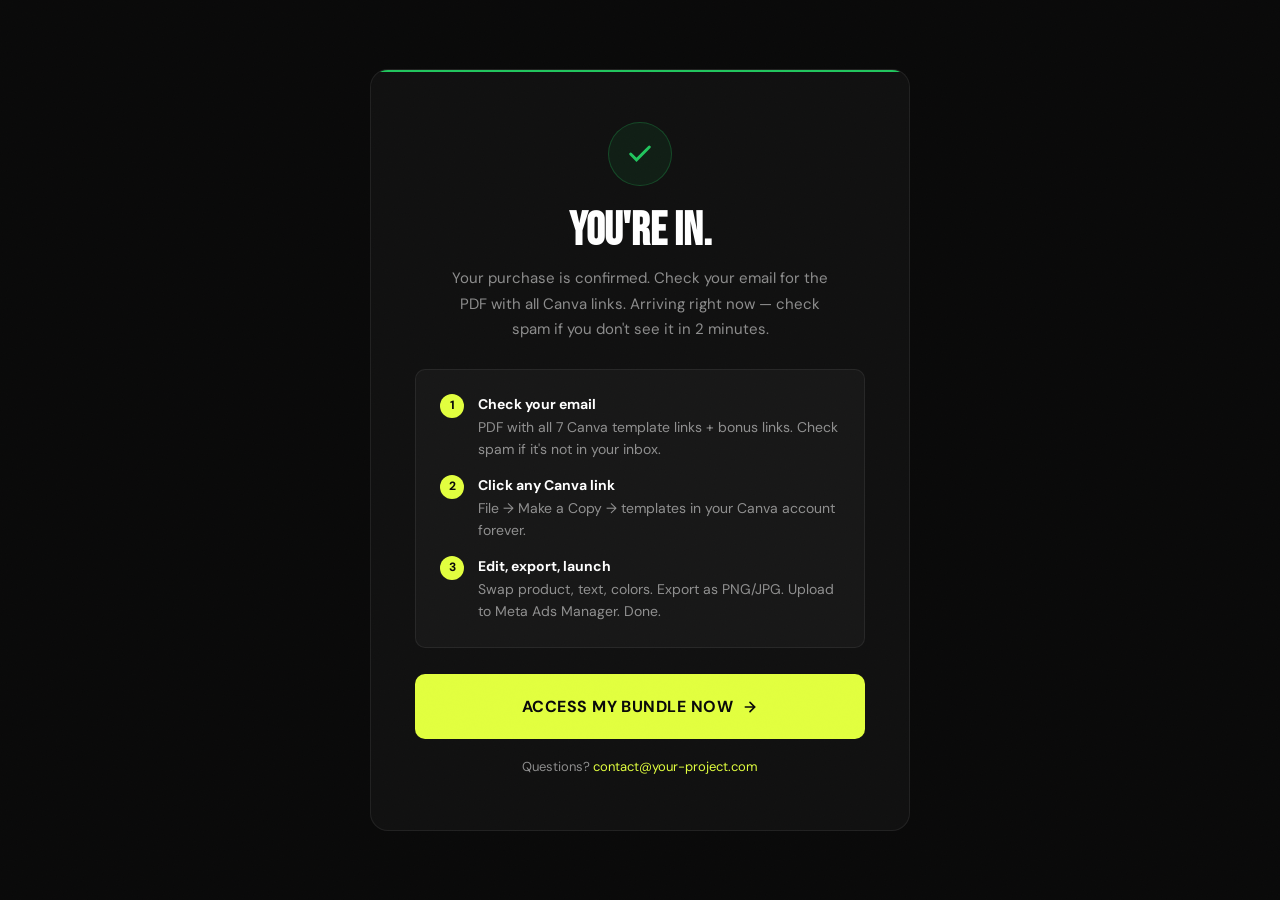
<file: thank-you.html>
<!DOCTYPE html>
<html lang="en">
<head>
<meta charset="UTF-8"/><meta name="viewport" content="width=device-width,initial-scale=1"/>
<meta name="robots" content="noindex"/>
<title>You're In &mdash; your-project</title>
<script>!function(f,b,e,v,n,t,s){if(f.fbq)return;n=f.fbq=function(){n.callMethod?n.callMethod.apply(n,arguments):n.queue.push(arguments)};if(!f._fbq)f._fbq=n;n.push=n;n.loaded=!0;n.version='2.0';n.queue=[];t=b.createElement(e);t.async=!0;t.src=v;s=b.getElementsByTagName(e)[0];s.parentNode.insertBefore(t,s)}(window,document,'script','https://connect.facebook.net/en_US/fbevents.js');fbq('init','YOUR_PIXEL_ID');fbq('track','PageView');fbq('track','Purchase',{value:47.00,currency:'USD'});</script>
<link rel="stylesheet" href="/assets/styles.css"/>
</head>
<body>
<div class="ty-wrap">
  <div class="ty-card">
    <div class="ty-check">
      <svg width="28" height="28" viewBox="0 0 24 24" fill="none" stroke="currentColor" stroke-width="2.5" stroke-linecap="round"><polyline points="20 6 9 17 4 12"/></svg>
    </div>
    <h1 class="d3" style="margin-bottom:10px">You're in.</h1>
    <p class="t2 muted" style="max-width:380px;margin:0 auto">Your purchase is confirmed. Check your email for the PDF with all Canva links. Arriving right now &mdash; check spam if you don't see it in 2 minutes.</p>
    <div class="ty-steps">
      <div class="ty-step">
        <div class="ty-step-n">1</div>
        <div class="ty-step-t"><strong>Check your email</strong>PDF with all 7 Canva template links + bonus links. Check spam if it's not in your inbox.</div>
      </div>
      <div class="ty-step">
        <div class="ty-step-n">2</div>
        <div class="ty-step-t"><strong>Click any Canva link</strong>File &rarr; Make a Copy &rarr; templates in your Canva account forever.</div>
      </div>
      <div class="ty-step">
        <div class="ty-step-n">3</div>
        <div class="ty-step-t"><strong>Edit, export, launch</strong>Swap product, text, colors. Export as PNG/JPG. Upload to Meta Ads Manager. Done.</div>
      </div>
    </div>
    <a href="/access.html" class="btn btn-pri btn-xl" style="width:100%;justify-content:center">
      Access My Bundle Now
      <svg width="16" height="16" viewBox="0 0 24 24" fill="none" stroke="currentColor" stroke-width="2.5" stroke-linecap="round"><path d="M5 12h14M12 5l7 7-7 7"/></svg>
    </a>
    <p class="t3 muted" style="margin-top:18px">Questions? <a href="mailto:contact@your-project.com" style="color:var(--accent)">contact@your-project.com</a></p>
  </div>
</div>
<script src="/assets/script.js"></script>
</body>
</html>
</file>
<file: assets/styles.css>
@import url('https://fonts.googleapis.com/css2?family=Bebas+Neue&family=DM+Sans:wght@300;400;500;600;700&display=swap');

/* ── TOKENS ──────────────────────────────────────────────── */
:root {
  --bg:        #0a0a0a;
  --bg-2:      #111;
  --bg-3:      #181818;
  --bg-4:      #222;
  --line:      rgba(255,255,255,0.07);
  --line-md:   rgba(255,255,255,0.13);
  --line-hi:   rgba(255,255,255,0.22);
  --text:      #ffffff;
  --text-2:    rgba(255,255,255,0.52);
  --text-3:    rgba(255,255,255,0.22);
  --text-4:    rgba(255,255,255,0.08);
  --accent:    #e2ff3f;
  --green:     #22c55e;
  --red:       #ef4444;
  --fd: 'Bebas Neue', sans-serif;
  --fb: 'DM Sans', sans-serif;
  --mw: 1060px;
  --r: 10px;
  --r2: 6px;
  --r3: 16px;
}

*, *::before, *::after { box-sizing: border-box; margin: 0; padding: 0; }
html { scroll-behavior: smooth; -webkit-text-size-adjust: 100%; }
body {
  background: var(--bg);
  color: var(--text);
  font-family: var(--fb);
  font-size: 16px;
  line-height: 1.6;
  -webkit-font-smoothing: antialiased;
  overflow-x: hidden;
}
img { display: block; max-width: 100%; }
a { color: inherit; text-decoration: none; }
button { font: inherit; cursor: pointer; border: none; background: none; }

.wrap {
  max-width: var(--mw);
  margin: 0 auto;
  padding: 0 24px;
}

/* ── GRAIN ───────────────────────────────────────────────── */
body::after {
  content: '';
  position: fixed;
  inset: 0;
  pointer-events: none;
  z-index: 9999;
  opacity: .25;
  background-image: url("data:image/svg+xml,%3Csvg xmlns='http://www.w3.org/2000/svg' width='256' height='256'%3E%3Cfilter id='n'%3E%3CfeTurbulence type='fractalNoise' baseFrequency='.8' numOctaves='4' stitchTiles='stitch'/%3E%3C/filter%3E%3Crect width='256' height='256' filter='url(%23n)' opacity='.04'/%3E%3C/svg%3E");
}

/* ── TYPE ────────────────────────────────────────────────── */
.d1 { font-family: var(--fd); font-size: clamp(54px,9vw,96px); line-height: 1.0; letter-spacing: .01em; }
.d2 { font-family: var(--fd); font-size: clamp(38px,6vw,68px); line-height: 1.02; letter-spacing: .01em; }
.d3 { font-family: var(--fd); font-size: clamp(28px,4vw,46px); line-height: 1.05; }
.t1 { font-size: clamp(17px,2vw,20px); line-height: 1.65; }
.t2 { font-size: 15px; line-height: 1.7; }
.t3 { font-size: 13px; line-height: 1.6; }
.t4 { font-size: 11px; line-height: 1.5; }
.muted  { color: var(--text-2); }
.accent { color: var(--accent); }
.up { text-transform: uppercase; letter-spacing: .08em; }

/* ── SECTION LABEL ───────────────────────────────────────── */
.slabel {
  display: inline-flex;
  align-items: center;
  gap: 8px;
  font-size: 11px;
  font-weight: 700;
  text-transform: uppercase;
  letter-spacing: .12em;
  color: var(--text-3);
  margin-bottom: 18px;
}
.slabel::before { content: ''; width: 18px; height: 1px; background: var(--text-3); }

/* ── BUTTONS ─────────────────────────────────────────────── */
.btn {
  display: inline-flex;
  align-items: center;
  justify-content: center;
  gap: 9px;
  font-family: var(--fb);
  font-weight: 700;
  border-radius: var(--r);
  transition: all .18s ease;
  cursor: pointer;
  white-space: nowrap;
}
.btn-pri {
  background: var(--accent);
  color: var(--bg);
  font-size: 15px;
  padding: 17px 34px;
  text-transform: uppercase;
  letter-spacing: .03em;
}
.btn-pri:hover { background: #fff; transform: translateY(-2px); box-shadow: 0 10px 28px rgba(226,255,63,.22); }
.btn-pri:active { transform: translateY(0); }
.btn-out {
  background: transparent;
  color: var(--text-2);
  border: 1px solid var(--line-md);
  font-size: 14px;
  padding: 13px 24px;
}
.btn-out:hover { border-color: var(--line-hi); color: var(--text); }
.btn-gh {
  background: var(--bg-3);
  border: 1px solid var(--line);
  color: var(--text-2);
  font-size: 13px;
  padding: 10px 18px;
}
.btn-gh:hover { background: var(--bg-4); color: var(--text); }
.btn svg { flex-shrink: 0; }
.btn-xl { font-size: 16px; padding: 20px 40px; }
.btn-lg { font-size: 15px; padding: 15px 30px; }
.btn-sm { font-size: 12px; padding: 9px 16px; }

/* ── ANNOUNCEMENT ────────────────────────────────────────── */
.ann {
  background: var(--text);
  color: var(--bg);
  text-align: center;
  padding: 10px 20px;
  font-size: 12px;
  font-weight: 700;
  text-transform: uppercase;
  letter-spacing: .06em;
}

/* ── NAV ─────────────────────────────────────────────────── */
.nav {
  position: sticky;
  top: 0;
  z-index: 100;
  background: rgba(10,10,10,.9);
  backdrop-filter: blur(20px);
  -webkit-backdrop-filter: blur(20px);
  border-bottom: 1px solid var(--line);
  padding: 15px 0;
}
.nav-inner {
  max-width: var(--mw);
  margin: 0 auto;
  padding: 0 24px;
  display: flex;
  align-items: center;
  justify-content: space-between;
}
.logo {
  display: flex;
  align-items: center;
  height: 30px;
}
.logo img { height: 30px; width: auto; }
.logo-txt {
  font-family: var(--fd);
  font-size: 24px;
  letter-spacing: .06em;
  color: var(--text);
}

/* ── IMAGE SLOT SYSTEM ───────────────────────────────────── */
/* Every slot shows a styled placeholder when no image exists */
.img-slot {
  position: relative;
  overflow: hidden;
  background: var(--bg-3);
  border: 1px dashed rgba(255,255,255,.1);
  border-radius: var(--r);
}
.img-slot img { width: 100%; height: 100%; object-fit: cover; display: block; }
.img-slot .ph {
  display: none;
  position: absolute;
  inset: 0;
  flex-direction: column;
  align-items: center;
  justify-content: center;
  gap: 8px;
  text-align: center;
  padding: 16px;
}
.img-slot .ph svg { opacity: .3; }
.img-slot .ph span { font-size: 11px; font-weight: 600; text-transform: uppercase; letter-spacing: .08em; color: var(--text-3); }
/* Show placeholder when image fails or .no-img class is added */
.img-slot.no-img .ph { display: flex; }
.img-slot.no-img img { opacity: 0; }

/* ── HERO ────────────────────────────────────────────────── */
.hero {
  display: grid;
  grid-template-columns: 1fr 1fr;
  gap: 60px;
  align-items: center;
  max-width: var(--mw);
  margin: 0 auto;
  padding: 72px 24px 80px;
}
.hero-eyebrow {
  display: inline-flex;
  align-items: center;
  gap: 8px;
  background: var(--bg-3);
  border: 1px solid var(--line-md);
  color: var(--text-2);
  font-size: 11px;
  font-weight: 700;
  text-transform: uppercase;
  letter-spacing: .1em;
  padding: 6px 14px;
  border-radius: 100px;
  margin-bottom: 24px;
}
.hero-dot { width: 6px; height: 6px; border-radius: 50%; background: var(--accent); animation: dot 2s ease-in-out infinite; }
@keyframes dot { 0%,100%{opacity:1} 50%{opacity:.2} }
.hero-title { margin-bottom: 22px; }
.hero-title .hl { color: var(--accent); }
.hero-sub { font-size: 17px; color: var(--text-2); line-height: 1.7; max-width: 450px; margin-bottom: 34px; }
.hero-ctas { display: flex; align-items: center; gap: 14px; flex-wrap: wrap; margin-bottom: 36px; }
.trust-row { display: flex; flex-wrap: wrap; gap: 18px; }
.trust-i { display: flex; align-items: center; gap: 7px; font-size: 12px; color: var(--text-3); font-weight: 500; }
.trust-i svg { flex-shrink: 0; }
.hero-img { width: 100%; aspect-ratio: 9/7; border-radius: var(--r3); overflow: hidden; border: 1px solid var(--line); }

/* ── MARQUEE ─────────────────────────────────────────────── */
.marquee-wrap {
  border-top: 1px solid var(--line);
  border-bottom: 1px solid var(--line);
  background: var(--bg-2);
  overflow: hidden;
  padding: 0;
}
.marquee-track {
  display: flex;
  width: max-content;
  animation: scroll 30s linear infinite;
}
.marquee-track:hover { animation-play-state: paused; }
@keyframes scroll { from{transform:translateX(0)} to{transform:translateX(-50%)} }
.mi {
  display: flex;
  align-items: center;
  gap: 9px;
  padding: 16px 36px;
  font-size: 11px;
  font-weight: 700;
  text-transform: uppercase;
  letter-spacing: .1em;
  color: var(--text-3);
  white-space: nowrap;
  border-right: 1px solid var(--line);
}
.mi svg { color: var(--text-4); }

/* ── STATS ───────────────────────────────────────────────── */
.stats-band {
  background: var(--bg-2);
  border-top: 1px solid var(--line);
  border-bottom: 1px solid var(--line);
  padding: 0;
}
.stats-g {
  display: grid;
  grid-template-columns: repeat(4,1fr);
}
.stat {
  padding: 32px 24px;
  text-align: center;
  border-right: 1px solid var(--line);
}
.stat:last-child { border-right: none; }
.stat-n {
  font-family: var(--fd);
  font-size: 52px;
  line-height: 1;
  color: var(--accent);
  letter-spacing: .02em;
  margin-bottom: 5px;
}
.stat-l {
  font-size: 11px;
  font-weight: 700;
  text-transform: uppercase;
  letter-spacing: .08em;
  color: var(--text-3);
}

/* ── SECTIONS ────────────────────────────────────────────── */
.sec { padding: 88px 0; }
.sec-alt { background: var(--bg-2); border-top: 1px solid var(--line); border-bottom: 1px solid var(--line); }

/* ── PROBLEM ─────────────────────────────────────────────── */
.prob-g {
  display: grid;
  grid-template-columns: 1fr 1fr;
  gap: 56px;
  align-items: start;
}
.pain-list { list-style: none; display: flex; flex-direction: column; gap: 10px; margin-top: 28px; }
.pain-i {
  display: flex;
  align-items: flex-start;
  gap: 12px;
  padding: 16px 18px;
  background: var(--bg-2);
  border: 1px solid var(--line);
  border-radius: var(--r);
  font-size: 14px;
  color: var(--text-2);
  line-height: 1.55;
  transition: border-color .2s;
}
.pain-i:hover { border-color: rgba(239,68,68,.2); }
.pain-x { color: var(--red); flex-shrink: 0; margin-top: 1px; }
.qb {
  background: var(--bg-2);
  border: 1px solid var(--line);
  border-left: 2px solid var(--text-3);
  border-radius: var(--r);
  padding: 32px 36px;
}
.qb-ttl { font-size: 11px; font-weight: 700; text-transform: uppercase; letter-spacing: .1em; color: var(--text-3); margin-bottom: 22px; }
.q-entry { padding: 18px 0; border-bottom: 1px solid var(--line); }
.q-entry:first-of-type { padding-top: 0; }
.q-entry:last-of-type { border-bottom: none; padding-bottom: 0; }
.q-text { font-size: 15px; color: var(--text-2); line-height: 1.65; font-style: italic; margin-bottom: 8px; }
.q-attr { font-size: 11px; font-weight: 700; color: var(--text-3); text-transform: uppercase; letter-spacing: .06em; }

/* ── BEFORE / AFTER ──────────────────────────────────────── */
.ba-wrap {
  position: relative;
  max-width: 900px;
  margin: 48px auto 0;
  aspect-ratio: 16/7;
  border-radius: var(--r3);
  overflow: hidden;
  cursor: col-resize;
  user-select: none;
  border: 1px solid var(--line);
}
.ba-layer { position: absolute; inset: 0; width: 100%; height: 100%; }
.ba-after { clip-path: inset(0 50% 0 0); }
.ba-layer img { width: 100%; height: 100%; object-fit: cover; pointer-events: none; display: block; }
.ba-fb {
  width: 100%; height: 100%;
  display: flex; flex-direction: column;
  justify-content: center;
  padding: 44px;
  gap: 14px;
}
.ba-before .ba-fb { background: var(--bg-3); }
.ba-after  .ba-fb { background: var(--bg-4); }
.ba-fb-title {
  font-family: var(--fd);
  font-size: 20px;
  letter-spacing: .04em;
  margin-bottom: 8px;
}
.ba-before .ba-fb-title { color: rgba(239,68,68,.7); }
.ba-after  .ba-fb-title { color: rgba(34,197,94,.9); }
.ba-item { display: flex; align-items: center; gap: 10px; font-size: 14px; font-weight: 500; }
.ba-item.bad  { color: rgba(239,68,68,.65); }
.ba-item.good { color: rgba(34,197,94,.9); }
.ba-divider { position: absolute; top: 0; bottom: 0; left: 50%; width: 2px; background: var(--text); transform: translateX(-50%); pointer-events: none; z-index: 10; }
.ba-handle {
  position: absolute; top: 50%; left: 50%;
  transform: translate(-50%,-50%);
  width: 44px; height: 44px;
  background: var(--text);
  border-radius: 50%;
  display: flex; align-items: center; justify-content: center;
  z-index: 11; pointer-events: none;
  box-shadow: 0 2px 20px rgba(0,0,0,.7);
}
.ba-handle svg { color: var(--bg); }
.ba-lbl {
  position: absolute; bottom: 18px;
  font-size: 11px; font-weight: 700;
  text-transform: uppercase; letter-spacing: .1em;
  padding: 5px 12px; border-radius: 100px;
  pointer-events: none; z-index: 12;
}
.ba-lbl-l { left: 18px; background: rgba(239,68,68,.9); color: #fff; }
.ba-lbl-r { right: 18px; background: rgba(34,197,94,.9); color: #000; }

/* ── TEMPLATE GRID ───────────────────────────────────────── */
.tgrid { display: grid; grid-template-columns: repeat(4,1fr); gap: 12px; margin-top: 48px; }
.tc {
  position: relative;
  aspect-ratio: 1;
  border-radius: var(--r);
  overflow: hidden;
  border: 1px solid var(--line);
  background: var(--bg-2);
  transition: all .28s ease;
  cursor: pointer;
}
.tc:hover { border-color: var(--line-hi); transform: translateY(-4px) scale(1.02); box-shadow: 0 20px 48px rgba(0,0,0,.7); z-index: 2; }
.tc-img { width: 100%; height: 100%; object-fit: cover; display: block; }
.tc-badge { font-size: 10px; font-weight: 700; text-transform: uppercase; letter-spacing: .1em; color: var(--accent); padding: 14px 14px 0; }
.tc-ph { flex: 1; display: flex; align-items: center; justify-content: center; }
.tc-ph svg { opacity: .08; }
.tc-hover {
  position: absolute; inset: 0;
  background: linear-gradient(to top, rgba(10,10,10,.95) 0%, transparent 55%);
  opacity: 0; transition: opacity .22s;
  display: flex; align-items: flex-end; padding: 14px;
}
.tc:hover .tc-hover { opacity: 1; }
.tc-name { font-size: 12px; font-weight: 700; color: var(--text); text-transform: uppercase; letter-spacing: .06em; }
.tc-fallback { display: flex; flex-direction: column; }
.chip-row { display: flex; flex-wrap: wrap; gap: 8px; margin-top: 32px; }
.chip {
  background: var(--bg-2);
  border: 1px solid var(--line);
  color: var(--text-2);
  font-size: 12px;
  font-weight: 600;
  padding: 6px 14px;
  border-radius: 100px;
  transition: all .15s;
}
.chip:hover { border-color: var(--line-hi); color: var(--text); }

/* ── OFFER CORE ──────────────────────────────────────────── */
.offer-core {
  background: var(--bg-2);
  border: 1px solid var(--line-md);
  border-radius: var(--r3);
  padding: 44px;
  margin-bottom: 20px;
  position: relative;
}
.offer-core::before { content: ''; position: absolute; top: 0; left: 0; right: 0; height: 2px; background: var(--text); border-radius: var(--r3) var(--r3) 0 0; }
.core-tag {
  display: inline-block;
  background: var(--text);
  color: var(--bg);
  font-size: 10px;
  font-weight: 800;
  text-transform: uppercase;
  letter-spacing: .1em;
  padding: 4px 11px;
  border-radius: 4px;
  margin-bottom: 18px;
}
.core-title { font-family: var(--fd); font-size: 34px; letter-spacing: .02em; margin-bottom: 8px; }
.core-sub { color: var(--text-2); font-size: 14px; margin-bottom: 28px; }
.feat-g { display: grid; grid-template-columns: 1fr 1fr; gap: 10px; }
.feat { display: flex; align-items: flex-start; gap: 10px; font-size: 14px; color: var(--text-2); line-height: 1.5; }
.feat svg { color: var(--text-3); flex-shrink: 0; margin-top: 2px; }
.bonus-g { display: grid; grid-template-columns: 1fr 1fr; gap: 16px; }
.bonus {
  background: var(--bg-2);
  border: 1px solid var(--line);
  border-radius: var(--r);
  padding: 28px;
  position: relative;
  overflow: hidden;
  transition: border-color .2s;
}
.bonus:hover { border-color: var(--line-md); }
.bonus-n { position: absolute; top: 14px; right: 18px; font-family: var(--fd); font-size: 48px; color: var(--text-4); line-height: 1; }
.bonus-tag { font-size: 11px; font-weight: 700; text-transform: uppercase; letter-spacing: .1em; color: var(--text-3); margin-bottom: 8px; }
.bonus-title { font-weight: 700; font-size: 16px; margin-bottom: 8px; line-height: 1.35; }
.bonus-desc { font-size: 14px; color: var(--text-2); line-height: 1.65; }
.bonus-val { display: inline-block; margin-top: 12px; font-size: 12px; font-weight: 600; color: var(--green); }

/* ── PROOF ───────────────────────────────────────────────── */
.proof-g { display: grid; grid-template-columns: repeat(3,1fr); gap: 16px; margin-top: 48px; }
.proof {
  background: var(--bg-2);
  border: 1px solid var(--line);
  border-radius: var(--r);
  padding: 26px;
  transition: border-color .2s;
}
.proof:hover { border-color: var(--line-md); }
.stars { display: flex; gap: 3px; margin-bottom: 14px; }
.stars svg { color: var(--accent); }
.proof-txt { font-size: 14px; color: var(--text-2); line-height: 1.7; font-style: italic; margin-bottom: 18px; }
.proof-auth { display: flex; align-items: center; gap: 10px; }
.proof-av {
  width: 36px; height: 36px; border-radius: 50%;
  background: var(--bg-4); border: 1px solid var(--line);
  display: flex; align-items: center; justify-content: center;
  font-weight: 700; font-size: 14px; color: var(--text-2); flex-shrink: 0;
}
.proof-nm { font-size: 13px; font-weight: 700; margin-bottom: 2px; }
.proof-role { font-size: 12px; color: var(--text-3); }

/* ── PRICING ─────────────────────────────────────────────── */
.price-box {
  max-width: 540px;
  margin: 0 auto;
  background: var(--bg-2);
  border: 1px solid var(--line-md);
  border-radius: var(--r3);
  padding: 48px;
  position: relative;
}
.price-box::before { content: ''; position: absolute; top: 0; left: 0; right: 0; height: 2px; background: var(--accent); border-radius: var(--r3) var(--r3) 0 0; }
.launch-tag { display: inline-block; background: var(--accent); color: var(--bg); font-size: 11px; font-weight: 800; text-transform: uppercase; letter-spacing: .1em; padding: 4px 13px; border-radius: 4px; margin-bottom: 22px; }
.p-was { font-size: 14px; color: var(--text-3); text-decoration: line-through; margin-bottom: 4px; }
.p-main { font-family: var(--fd); font-size: 88px; line-height: 1; color: var(--accent); letter-spacing: -.01em; margin-bottom: 4px; }
.p-main sup { font-size: 36px; vertical-align: super; }
.p-note { font-size: 14px; color: var(--text-2); margin-bottom: 32px; }
.p-brkdn { border-top: 1px solid var(--line); padding-top: 24px; margin-bottom: 28px; }
.p-row { display: flex; justify-content: space-between; align-items: center; padding: 9px 0; border-bottom: 1px solid rgba(255,255,255,.04); font-size: 14px; }
.p-row:last-child { border-bottom: none; }
.p-row-nm { color: var(--text-2); }
.p-row-was { color: var(--text-3); text-decoration: line-through; font-size: 13px; }
.p-total { display: flex; justify-content: space-between; align-items: center; padding: 16px 0 0; border-top: 1px solid var(--line-md); margin-top: 8px; }
.p-total-lbl { font-weight: 700; font-size: 15px; }
.p-total-val { font-family: var(--fd); font-size: 28px; color: var(--accent); letter-spacing: .02em; }
.p-guar { display: flex; align-items: center; justify-content: center; gap: 7px; margin-top: 16px; font-size: 12px; color: var(--text-3); }
.p-guar svg { color: var(--text-3); }

/* ── PAYMENT TABS ────────────────────────────────────────── */
.pay-wrap { max-width: 620px; margin: 0 auto; text-align: center; }
.pay-divider { display: flex; align-items: center; gap: 14px; margin: 30px 0; color: var(--text-3); font-size: 11px; font-weight: 700; text-transform: uppercase; letter-spacing: .1em; }
.pay-divider::before, .pay-divider::after { content: ''; flex: 1; height: 1px; background: var(--line); }
.pay-tabs { display: grid; grid-template-columns: repeat(3,1fr); gap: 10px; margin-bottom: 14px; }
.pay-tab {
  display: flex; flex-direction: column; align-items: center; gap: 7px;
  padding: 16px 10px;
  background: var(--bg-3); border: 1px solid var(--line); border-radius: var(--r);
  color: var(--text-2); font-size: 12px; font-weight: 600;
  text-transform: uppercase; letter-spacing: .05em;
  cursor: pointer; transition: all .15s;
}
.pay-tab:hover { border-color: var(--line-md); color: var(--text); }
.pay-tab.active { border-color: var(--accent); color: var(--accent); }
.pay-tab svg { width: 20px; height: 20px; }
.pay-panel {
  display: none; background: var(--bg-3); border: 1px solid var(--line);
  border-radius: var(--r); padding: 28px; text-align: left; margin-bottom: 14px;
}
.pay-panel.active { display: block; }
.pay-panel h4 { font-size: 15px; font-weight: 700; margin-bottom: 8px; }
.pay-panel p { font-size: 13px; color: var(--text-2); line-height: 1.6; margin-bottom: 16px; }
.upi-qr {
  width: 160px; height: 160px; margin: 0 auto 14px;
  background: #fff; border-radius: var(--r2);
  display: flex; align-items: center; justify-content: center; overflow: hidden;
}
.upi-qr img { width: 100%; height: 100%; object-fit: contain; }
.upi-id {
  text-align: center; font-family: monospace; font-size: 14px; font-weight: 700;
  background: var(--bg-4); padding: 10px 16px; border-radius: var(--r2);
  border: 1px solid var(--line); color: var(--text);
}
.talk-row {
  margin-top: 18px; padding: 20px 24px;
  background: var(--bg-3); border: 1px solid var(--line); border-radius: var(--r);
  display: flex; align-items: center; justify-content: space-between; gap: 16px; flex-wrap: wrap;
}
.talk-row p { font-size: 14px; color: var(--text-2); line-height: 1.5; }
.talk-row strong { color: var(--text); display: block; margin-bottom: 2px; }

/* ── URGENCY ─────────────────────────────────────────────── */
.urg-box {
  max-width: 680px; margin: 0 auto;
  background: var(--bg-2); border: 1px solid rgba(239,68,68,.18); border-radius: var(--r3);
  padding: 48px; text-align: center;
}
.urg-ico { width: 48px; height: 48px; border: 1px solid rgba(239,68,68,.3); border-radius: 50%; display: flex; align-items: center; justify-content: center; margin: 0 auto 20px; color: var(--red); }

/* ── GUARANTEE ───────────────────────────────────────────── */
.guar-inner { max-width: 660px; margin: 0 auto; display: flex; gap: 32px; align-items: flex-start; }
.guar-ico { width: 60px; height: 60px; border: 1px solid var(--line-md); border-radius: 50%; display: flex; align-items: center; justify-content: center; flex-shrink: 0; color: var(--text-2); }

/* ── FAQ ─────────────────────────────────────────────────── */
.faq-list { max-width: 660px; margin: 0 auto; display: flex; flex-direction: column; gap: 9px; }
.faq {
  background: var(--bg-2); border: 1px solid var(--line); border-radius: var(--r); overflow: hidden; transition: border-color .18s;
}
.faq.open { border-color: var(--line-md); }
.faq-q {
  display: flex; align-items: center; justify-content: space-between;
  padding: 20px 22px; cursor: pointer; font-weight: 600; font-size: 15px; gap: 18px; user-select: none;
}
.faq-ico { width: 26px; height: 26px; border-radius: 50%; border: 1px solid var(--line); display: flex; align-items: center; justify-content: center; flex-shrink: 0; color: var(--text-2); transition: all .18s; }
.faq.open .faq-ico { background: var(--text); border-color: var(--text); color: var(--bg); }
.faq-a { max-height: 0; overflow: hidden; transition: max-height .3s ease; }
.faq.open .faq-a { max-height: 400px; }
.faq-a-in { padding: 0 22px 20px; font-size: 14px; color: var(--text-2); line-height: 1.75; }

/* ── FINAL CTA ───────────────────────────────────────────── */
.final { padding: 100px 0; text-align: center; }

/* ── STICKY BAR ──────────────────────────────────────────── */
.sticky-bar {
  position: fixed; bottom: 0; left: 0; right: 0;
  background: rgba(10,10,10,.97); backdrop-filter: blur(20px); -webkit-backdrop-filter: blur(20px);
  border-top: 1px solid var(--line-md); padding: 13px 24px; z-index: 80;
  transform: translateY(100%); transition: transform .32s ease;
}
.sticky-bar.show { transform: translateY(0); }
.sb-in { max-width: var(--mw); margin: 0 auto; display: flex; align-items: center; justify-content: space-between; gap: 18px; }
.sb-txt { font-size: 14px; font-weight: 600; line-height: 1.4; }
.sb-txt span { display: block; font-size: 12px; color: var(--text-3); font-weight: 400; }
.sb-price { font-family: var(--fd); font-size: 30px; color: var(--accent); letter-spacing: .02em; }

/* ── FOOTER ──────────────────────────────────────────────── */
.footer { background: var(--bg-2); border-top: 1px solid var(--line); padding: 36px 0; }
.foot-in { display: flex; align-items: center; justify-content: space-between; flex-wrap: wrap; gap: 16px; }
.foot-links { display: flex; gap: 22px; }
.foot-links a { font-size: 13px; color: var(--text-3); transition: color .15s; }
.foot-links a:hover { color: var(--text-2); }
.foot-copy { font-size: 12px; color: var(--text-3); }

/* ── REVEAL ANIM ─────────────────────────────────────────── */
.r { opacity: 0; transform: translateY(18px); transition: opacity .5s ease, transform .5s ease; }
.r.in { opacity: 1; transform: translateY(0); }
.r-d1 { transition-delay: .08s; }
.r-d2 { transition-delay: .15s; }
.r-d3 { transition-delay: .22s; }
.r-d4 { transition-delay: .30s; }

/* ── THANK-YOU PAGE ──────────────────────────────────────── */
.ty-wrap { min-height: 100vh; display: flex; align-items: center; justify-content: center; padding: 60px 24px; }
.ty-card {
  background: var(--bg-2); border: 1px solid var(--line); border-radius: 18px;
  padding: 52px 44px; max-width: 540px; width: 100%; text-align: center; position: relative; overflow: hidden;
}
.ty-card::before { content: ''; position: absolute; top: 0; left: 0; right: 0; height: 2px; background: var(--green); }
.ty-check { width: 64px; height: 64px; background: rgba(34,197,94,.08); border: 1px solid rgba(34,197,94,.25); border-radius: 50%; display: flex; align-items: center; justify-content: center; margin: 0 auto 22px; color: var(--green); }
.ty-steps { text-align: left; background: var(--bg-3); border: 1px solid var(--line); border-radius: var(--r); padding: 24px; margin: 26px 0; }
.ty-step { display: flex; gap: 14px; align-items: flex-start; margin-bottom: 14px; font-size: 14px; }
.ty-step:last-child { margin-bottom: 0; }
.ty-step-n { width: 24px; height: 24px; background: var(--accent); color: var(--bg); border-radius: 50%; display: flex; align-items: center; justify-content: center; font-weight: 800; font-size: 12px; flex-shrink: 0; }
.ty-step-t { color: var(--text-2); line-height: 1.55; }
.ty-step-t strong { color: var(--text); display: block; margin-bottom: 2px; }

/* ── ACCESS PAGE ─────────────────────────────────────────── */
.ac-wrap { min-height: 100vh; display: flex; align-items: center; justify-content: center; padding: 60px 24px; }
.ac-card {
  background: var(--bg-2); border: 1px solid var(--line); border-radius: 18px;
  padding: 0; max-width: 420px; width: 100%; overflow: hidden;
}
.ac-top { height: 2px; background: var(--accent); }
.ac-body { padding: 44px 40px; text-align: center; }
.ac-logo { margin-bottom: 22px; display: flex; justify-content: center; }
.ac-logo img { height: 26px; width: auto; }
.ac-logo-txt { font-family: var(--fd); font-size: 24px; letter-spacing: .06em; }
.ac-err { display: none; background: rgba(239,68,68,.08); border: 1px solid rgba(239,68,68,.25); color: #fca5a5; font-size: 13px; padding: 12px 14px; border-radius: var(--r2); margin-bottom: 13px; text-align: left; line-height: 1.55; }
.ac-err.show { display: block; }
.ac-exp { display: none; background: rgba(245,158,11,.08); border: 1px solid rgba(245,158,11,.2); color: #fcd34d; font-size: 13px; padding: 12px 14px; border-radius: var(--r2); margin-bottom: 13px; text-align: left; }
.ac-exp.show { display: block; }
.input-f {
  width: 100%; background: var(--bg-3); border: 1px solid var(--line-md); border-radius: var(--r);
  color: var(--text); font-family: var(--fb); font-size: 15px; padding: 15px 18px; outline: none; transition: border-color .15s; margin-bottom: 13px;
}
.input-f::placeholder { color: var(--text-3); }
.input-f:focus { border-color: var(--line-hi); }
.ac-note { font-size: 13px; color: var(--text-3); margin-top: 18px; line-height: 1.65; }
.ac-note a { color: var(--accent); }

/* ── DOWNLOAD PAGE ───────────────────────────────────────── */
.dl-hdr { background: var(--bg-2); border-bottom: 1px solid var(--line); padding: 16px 0; position: sticky; top: 0; z-index: 50; }
.dl-hdr-in { max-width: var(--mw); margin: 0 auto; padding: 0 24px; display: flex; align-items: center; justify-content: space-between; }
.dl-em { font-size: 13px; color: var(--text-2); }
.dl-em strong { color: var(--text); }
.dl-body { padding: 44px 0 80px; }
.dl-banner {
  background: var(--bg-2); border: 1px solid var(--line); border-radius: var(--r3);
  padding: 34px 40px; display: flex; align-items: center; justify-content: space-between; gap: 20px; flex-wrap: wrap; margin-bottom: 44px;
}
.dl-banner h1 { font-family: var(--fd); font-size: 32px; letter-spacing: .02em; margin-bottom: 5px; }
.dl-banner p { font-size: 14px; color: var(--text-2); }
.dl-stat-big { font-family: var(--fd); font-size: 52px; color: var(--accent); line-height: 1; letter-spacing: .02em; }
.dl-stat-sm { font-size: 11px; color: var(--text-3); text-transform: uppercase; letter-spacing: .08em; }
.dl-sec { margin-bottom: 44px; }
.dl-sec-hd { display: flex; align-items: center; gap: 12px; margin-bottom: 5px; }
.dl-sec-ttl { font-family: var(--fd); font-size: 24px; letter-spacing: .02em; }
.dl-badge { font-size: 10px; font-weight: 800; text-transform: uppercase; letter-spacing: .1em; background: var(--text); color: var(--bg); padding: 3px 10px; border-radius: 4px; }
.dl-sub { font-size: 13px; color: var(--text-2); margin-bottom: 20px; line-height: 1.6; }
.dl-g { display: grid; grid-template-columns: repeat(3,1fr); gap: 14px; }
.dl-card { background: var(--bg-2); border: 1px solid var(--line); border-radius: var(--r); padding: 22px; transition: border-color .15s; }
.dl-card:hover { border-color: var(--line-md); }
.dl-card-ico { width: 38px; height: 38px; background: var(--bg-3); border: 1px solid var(--line); border-radius: var(--r2); display: flex; align-items: center; justify-content: center; margin-bottom: 12px; color: var(--text-2); }
.dl-card-ttl { font-weight: 700; font-size: 14px; margin-bottom: 6px; }
.dl-card-desc { font-size: 13px; color: var(--text-2); line-height: 1.6; margin-bottom: 16px; }
.btn-dl { display: flex; align-items: center; justify-content: center; gap: 7px; width: 100%; background: var(--text); color: var(--bg); font-family: var(--fb); font-weight: 700; font-size: 12px; text-transform: uppercase; letter-spacing: .05em; padding: 11px; border-radius: var(--r2); transition: all .15s; }
.btn-dl:hover { background: var(--accent); transform: translateY(-1px); }
.dl-div { height: 1px; background: var(--line); margin: 40px 0; }
.dl-steps { display: grid; grid-template-columns: repeat(4,1fr); gap: 12px; }
.dl-step { background: var(--bg-2); border: 1px solid var(--line); border-radius: var(--r); padding: 22px; text-align: center; }
.dl-step-n { font-family: var(--fd); font-size: 40px; color: var(--accent); line-height: 1; margin-bottom: 8px; }
.dl-step-ttl { font-weight: 700; font-size: 13px; margin-bottom: 5px; }
.dl-step-desc { font-size: 12px; color: var(--text-2); line-height: 1.6; }

/* ── RESPONSIVE ──────────────────────────────────────────── */
@media (max-width: 900px) {
  .hero { grid-template-columns: 1fr; gap: 36px; }
  .hero-img { order: -1; max-width: 480px; }
  .prob-g { grid-template-columns: 1fr; }
  .stats-g { grid-template-columns: repeat(2,1fr); }
  .stat:nth-child(2) { border-right: none; }
  .tgrid { grid-template-columns: repeat(3,1fr); }
  .proof-g { grid-template-columns: 1fr; }
  .feat-g { grid-template-columns: 1fr; }
  .bonus-g { grid-template-columns: 1fr; }
  .dl-g { grid-template-columns: 1fr 1fr; }
  .dl-steps { grid-template-columns: 1fr 1fr; }
  .ba-wrap { aspect-ratio: 4/3; }
}
@media (max-width: 620px) {
  .sec, .final { padding: 64px 0; }
  .tgrid { grid-template-columns: repeat(2,1fr); }
  .pay-tabs { grid-template-columns: 1fr; }
  .price-box { padding: 32px 22px; }
  .p-main { font-size: 70px; }
  .ty-card { padding: 38px 22px; }
  .ac-body { padding: 36px 22px; }
  .dl-g { grid-template-columns: 1fr; }
  .dl-steps { grid-template-columns: 1fr 1fr; }
  .sb-in { flex-direction: column; gap: 10px; align-items: stretch; }
  .sticky-bar .btn-pri { width: 100%; justify-content: center; }
  .guar-inner { flex-direction: column; }
  .foot-in { flex-direction: column; text-align: center; }
  .foot-links { justify-content: center; }
}
</file>
